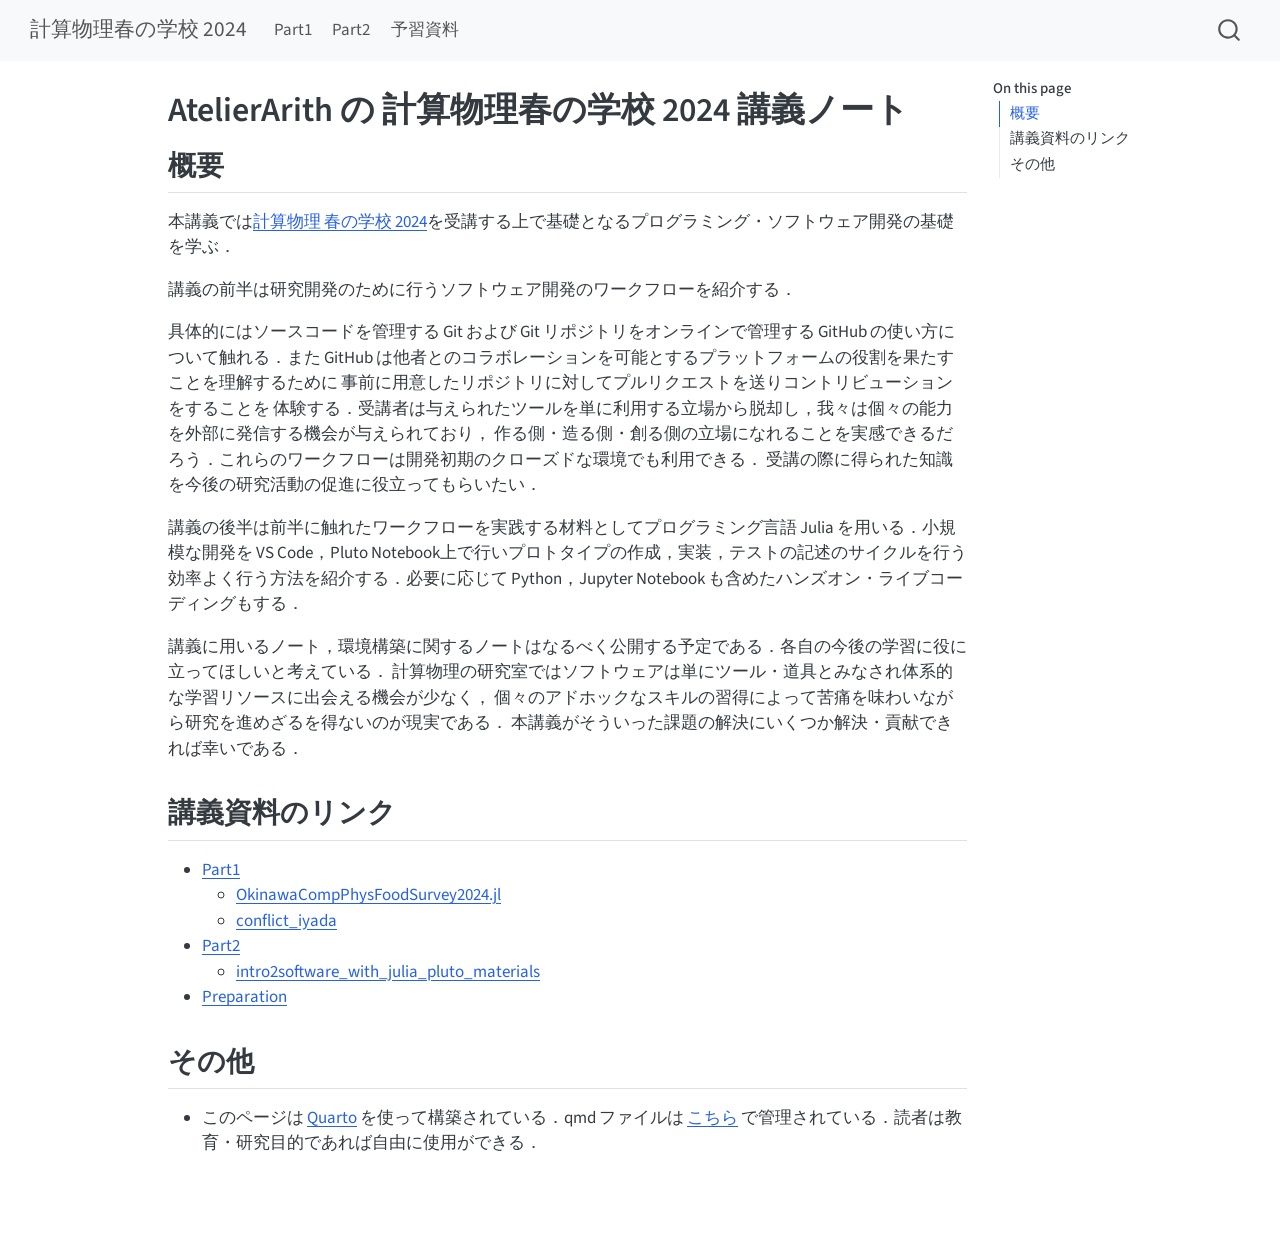
<file: index.html>
<!DOCTYPE html>
<html xmlns="http://www.w3.org/1999/xhtml" lang="en" xml:lang="en"><head>

<meta charset="utf-8">
<meta name="generator" content="quarto-1.4.552">

<meta name="viewport" content="width=device-width, initial-scale=1.0, user-scalable=yes">


<title>計算物理春の学校 2024 - AtelierArith の 計算物理春の学校 2024 講義ノート</title>
<style>
code{white-space: pre-wrap;}
span.smallcaps{font-variant: small-caps;}
div.columns{display: flex; gap: min(4vw, 1.5em);}
div.column{flex: auto; overflow-x: auto;}
div.hanging-indent{margin-left: 1.5em; text-indent: -1.5em;}
ul.task-list{list-style: none;}
ul.task-list li input[type="checkbox"] {
  width: 0.8em;
  margin: 0 0.8em 0.2em -1em; /* quarto-specific, see https://github.com/quarto-dev/quarto-cli/issues/4556 */ 
  vertical-align: middle;
}
</style>


<script src="site_libs/quarto-nav/quarto-nav.js"></script>
<script src="site_libs/quarto-nav/headroom.min.js"></script>
<script src="site_libs/clipboard/clipboard.min.js"></script>
<script src="site_libs/quarto-search/autocomplete.umd.js"></script>
<script src="site_libs/quarto-search/fuse.min.js"></script>
<script src="site_libs/quarto-search/quarto-search.js"></script>
<meta name="quarto:offset" content="./">
<script src="site_libs/quarto-html/quarto.js"></script>
<script src="site_libs/quarto-html/popper.min.js"></script>
<script src="site_libs/quarto-html/tippy.umd.min.js"></script>
<script src="site_libs/quarto-html/anchor.min.js"></script>
<link href="site_libs/quarto-html/tippy.css" rel="stylesheet">
<link href="site_libs/quarto-html/quarto-syntax-highlighting.css" rel="stylesheet" id="quarto-text-highlighting-styles">
<script src="site_libs/bootstrap/bootstrap.min.js"></script>
<link href="site_libs/bootstrap/bootstrap-icons.css" rel="stylesheet">
<link href="site_libs/bootstrap/bootstrap.min.css" rel="stylesheet" id="quarto-bootstrap" data-mode="light">
<script id="quarto-search-options" type="application/json">{
  "location": "navbar",
  "copy-button": false,
  "collapse-after": 3,
  "panel-placement": "end",
  "type": "overlay",
  "limit": 50,
  "keyboard-shortcut": [
    "f",
    "/",
    "s"
  ],
  "show-item-context": false,
  "language": {
    "search-no-results-text": "No results",
    "search-matching-documents-text": "matching documents",
    "search-copy-link-title": "Copy link to search",
    "search-hide-matches-text": "Hide additional matches",
    "search-more-match-text": "more match in this document",
    "search-more-matches-text": "more matches in this document",
    "search-clear-button-title": "Clear",
    "search-text-placeholder": "",
    "search-detached-cancel-button-title": "Cancel",
    "search-submit-button-title": "Submit",
    "search-label": "Search"
  }
}</script>


</head>

<body class="nav-fixed">

<div id="quarto-search-results"></div>
  <header id="quarto-header" class="headroom fixed-top">
    <nav class="navbar navbar-expand-lg " data-bs-theme="dark">
      <div class="navbar-container container-fluid">
      <div class="navbar-brand-container mx-auto">
    <a class="navbar-brand" href="./index.html">
    <span class="navbar-title">計算物理春の学校 2024</span>
    </a>
  </div>
            <div id="quarto-search" class="" title="Search"></div>
          <button class="navbar-toggler" type="button" data-bs-toggle="collapse" data-bs-target="#navbarCollapse" aria-controls="navbarCollapse" aria-expanded="false" aria-label="Toggle navigation" onclick="if (window.quartoToggleHeadroom) { window.quartoToggleHeadroom(); }">
  <span class="navbar-toggler-icon"></span>
</button>
          <div class="collapse navbar-collapse" id="navbarCollapse">
            <ul class="navbar-nav navbar-nav-scroll me-auto">
  <li class="nav-item">
    <a class="nav-link" href="./part1/lecture.html"> 
<span class="menu-text">Part1</span></a>
  </li>  
  <li class="nav-item">
    <a class="nav-link" href="./part2/lecture.html"> 
<span class="menu-text">Part2</span></a>
  </li>  
  <li class="nav-item">
    <a class="nav-link" href="./preparation/lecture.html"> 
<span class="menu-text">予習資料</span></a>
  </li>  
</ul>
          </div> <!-- /navcollapse -->
          <div class="quarto-navbar-tools">
</div>
      </div> <!-- /container-fluid -->
    </nav>
</header>
<!-- content -->
<div id="quarto-content" class="quarto-container page-columns page-rows-contents page-layout-article page-navbar">
<!-- sidebar -->
<!-- margin-sidebar -->
    <div id="quarto-margin-sidebar" class="sidebar margin-sidebar">
        <nav id="TOC" role="doc-toc" class="toc-active">
    <h2 id="toc-title">On this page</h2>
   
  <ul>
  <li><a href="#概要" id="toc-概要" class="nav-link active" data-scroll-target="#概要">概要</a></li>
  <li><a href="#講義資料のリンク" id="toc-講義資料のリンク" class="nav-link" data-scroll-target="#講義資料のリンク">講義資料のリンク</a></li>
  <li><a href="#その他" id="toc-その他" class="nav-link" data-scroll-target="#その他">その他</a></li>
  </ul>
</nav>
    </div>
<!-- main -->
<main class="content" id="quarto-document-content">

<header id="title-block-header" class="quarto-title-block default">
<div class="quarto-title">
<h1 class="title">AtelierArith の 計算物理春の学校 2024 講義ノート</h1>
</div>



<div class="quarto-title-meta">

    
  
    
  </div>
  


</header>


<section id="概要" class="level2">
<h2 class="anchored" data-anchor-id="概要">概要</h2>
<p>本講義では<a href="https://compphysspringschool2024.github.io/homepage2024/">計算物理 春の学校 2024</a>を受講する上で基礎となるプログラミング・ソフトウェア開発の基礎を学ぶ．</p>
<p>講義の前半は研究開発のために行うソフトウェア開発のワークフローを紹介する．</p>
<p>具体的にはソースコードを管理する Git および Git リポジトリをオンラインで管理する GitHub の使い方について触れる．また GitHub は他者とのコラボレーションを可能とするプラットフォームの役割を果たすことを理解するために 事前に用意したリポジトリに対してプルリクエストを送りコントリビューションをすることを 体験する．受講者は与えられたツールを単に利用する立場から脱却し，我々は個々の能力を外部に発信する機会が与えられており， 作る側・造る側・創る側の立場になれることを実感できるだろう．これらのワークフローは開発初期のクローズドな環境でも利用できる． 受講の際に得られた知識を今後の研究活動の促進に役立ってもらいたい．</p>
<p>講義の後半は前半に触れたワークフローを実践する材料としてプログラミング言語 Julia を用いる．小規模な開発を VS Code，Pluto Notebook上で行いプロトタイプの作成，実装，テストの記述のサイクルを行う効率よく行う方法を紹介する．必要に応じて Python，Jupyter Notebook も含めたハンズオン・ライブコーディングもする．</p>
<p>講義に用いるノート，環境構築に関するノートはなるべく公開する予定である．各自の今後の学習に役に立ってほしいと考えている． 計算物理の研究室ではソフトウェアは単にツール・道具とみなされ体系的な学習リソースに出会える機会が少なく， 個々のアドホックなスキルの習得によって苦痛を味わいながら研究を進めざるを得ないのが現実である． 本講義がそういった課題の解決にいくつか解決・貢献できれば幸いである．</p>
</section>
<section id="講義資料のリンク" class="level2">
<h2 class="anchored" data-anchor-id="講義資料のリンク">講義資料のリンク</h2>
<ul>
<li><a href="./part1/lecture.html">Part1</a>
<ul>
<li><a href="https://atelierarith.github.io/OkinawaCompPhysFoodSurvey2024.jl/dev/">OkinawaCompPhysFoodSurvey2024.jl</a></li>
<li><a href="https://github.com/terasakisatoshi/conflict_iyada">conflict_iyada</a></li>
</ul></li>
<li><a href="./part2/lecture.html">Part2</a>
<ul>
<li><a href="https://atelierarith.github.io/intro2software_with_julia_pluto_materials/">intro2software_with_julia_pluto_materials</a></li>
</ul></li>
<li><a href="./preparation/lecture.html">Preparation</a></li>
</ul>
</section>
<section id="その他" class="level2">
<h2 class="anchored" data-anchor-id="その他">その他</h2>
<ul>
<li>このページは <a href="https://quarto.org/">Quarto</a> を使って構築されている．qmd ファイルは <a href="https://github.com/AtelierArith/intro2software_with_julia">こちら</a> で管理されている．読者は教育・研究目的であれば自由に使用ができる．</li>
</ul>


</section>

</main> <!-- /main -->
<script id="quarto-html-after-body" type="application/javascript">
window.document.addEventListener("DOMContentLoaded", function (event) {
  const toggleBodyColorMode = (bsSheetEl) => {
    const mode = bsSheetEl.getAttribute("data-mode");
    const bodyEl = window.document.querySelector("body");
    if (mode === "dark") {
      bodyEl.classList.add("quarto-dark");
      bodyEl.classList.remove("quarto-light");
    } else {
      bodyEl.classList.add("quarto-light");
      bodyEl.classList.remove("quarto-dark");
    }
  }
  const toggleBodyColorPrimary = () => {
    const bsSheetEl = window.document.querySelector("link#quarto-bootstrap");
    if (bsSheetEl) {
      toggleBodyColorMode(bsSheetEl);
    }
  }
  toggleBodyColorPrimary();  
  const icon = "";
  const anchorJS = new window.AnchorJS();
  anchorJS.options = {
    placement: 'right',
    icon: icon
  };
  anchorJS.add('.anchored');
  const isCodeAnnotation = (el) => {
    for (const clz of el.classList) {
      if (clz.startsWith('code-annotation-')) {                     
        return true;
      }
    }
    return false;
  }
  const clipboard = new window.ClipboardJS('.code-copy-button', {
    text: function(trigger) {
      const codeEl = trigger.previousElementSibling.cloneNode(true);
      for (const childEl of codeEl.children) {
        if (isCodeAnnotation(childEl)) {
          childEl.remove();
        }
      }
      return codeEl.innerText;
    }
  });
  clipboard.on('success', function(e) {
    // button target
    const button = e.trigger;
    // don't keep focus
    button.blur();
    // flash "checked"
    button.classList.add('code-copy-button-checked');
    var currentTitle = button.getAttribute("title");
    button.setAttribute("title", "Copied!");
    let tooltip;
    if (window.bootstrap) {
      button.setAttribute("data-bs-toggle", "tooltip");
      button.setAttribute("data-bs-placement", "left");
      button.setAttribute("data-bs-title", "Copied!");
      tooltip = new bootstrap.Tooltip(button, 
        { trigger: "manual", 
          customClass: "code-copy-button-tooltip",
          offset: [0, -8]});
      tooltip.show();    
    }
    setTimeout(function() {
      if (tooltip) {
        tooltip.hide();
        button.removeAttribute("data-bs-title");
        button.removeAttribute("data-bs-toggle");
        button.removeAttribute("data-bs-placement");
      }
      button.setAttribute("title", currentTitle);
      button.classList.remove('code-copy-button-checked');
    }, 1000);
    // clear code selection
    e.clearSelection();
  });
    var localhostRegex = new RegExp(/^(?:http|https):\/\/localhost\:?[0-9]*\//);
    var mailtoRegex = new RegExp(/^mailto:/);
      var filterRegex = new RegExp("https:\/\/AtelierArith\.github\.io\/intro2software_with_julia\/");
    var isInternal = (href) => {
        return filterRegex.test(href) || localhostRegex.test(href) || mailtoRegex.test(href);
    }
    // Inspect non-navigation links and adorn them if external
 	var links = window.document.querySelectorAll('a[href]:not(.nav-link):not(.navbar-brand):not(.toc-action):not(.sidebar-link):not(.sidebar-item-toggle):not(.pagination-link):not(.no-external):not([aria-hidden]):not(.dropdown-item):not(.quarto-navigation-tool)');
    for (var i=0; i<links.length; i++) {
      const link = links[i];
      if (!isInternal(link.href)) {
        // undo the damage that might have been done by quarto-nav.js in the case of
        // links that we want to consider external
        if (link.dataset.originalHref !== undefined) {
          link.href = link.dataset.originalHref;
        }
      }
    }
  function tippyHover(el, contentFn, onTriggerFn, onUntriggerFn) {
    const config = {
      allowHTML: true,
      maxWidth: 500,
      delay: 100,
      arrow: false,
      appendTo: function(el) {
          return el.parentElement;
      },
      interactive: true,
      interactiveBorder: 10,
      theme: 'quarto',
      placement: 'bottom-start',
    };
    if (contentFn) {
      config.content = contentFn;
    }
    if (onTriggerFn) {
      config.onTrigger = onTriggerFn;
    }
    if (onUntriggerFn) {
      config.onUntrigger = onUntriggerFn;
    }
    window.tippy(el, config); 
  }
  const noterefs = window.document.querySelectorAll('a[role="doc-noteref"]');
  for (var i=0; i<noterefs.length; i++) {
    const ref = noterefs[i];
    tippyHover(ref, function() {
      // use id or data attribute instead here
      let href = ref.getAttribute('data-footnote-href') || ref.getAttribute('href');
      try { href = new URL(href).hash; } catch {}
      const id = href.replace(/^#\/?/, "");
      const note = window.document.getElementById(id);
      if (note) {
        return note.innerHTML;
      } else {
        return "";
      }
    });
  }
  const xrefs = window.document.querySelectorAll('a.quarto-xref');
  const processXRef = (id, note) => {
    // Strip column container classes
    const stripColumnClz = (el) => {
      el.classList.remove("page-full", "page-columns");
      if (el.children) {
        for (const child of el.children) {
          stripColumnClz(child);
        }
      }
    }
    stripColumnClz(note)
    if (id === null || id.startsWith('sec-')) {
      // Special case sections, only their first couple elements
      const container = document.createElement("div");
      if (note.children && note.children.length > 2) {
        container.appendChild(note.children[0].cloneNode(true));
        for (let i = 1; i < note.children.length; i++) {
          const child = note.children[i];
          if (child.tagName === "P" && child.innerText === "") {
            continue;
          } else {
            container.appendChild(child.cloneNode(true));
            break;
          }
        }
        if (window.Quarto?.typesetMath) {
          window.Quarto.typesetMath(container);
        }
        return container.innerHTML
      } else {
        if (window.Quarto?.typesetMath) {
          window.Quarto.typesetMath(note);
        }
        return note.innerHTML;
      }
    } else {
      // Remove any anchor links if they are present
      const anchorLink = note.querySelector('a.anchorjs-link');
      if (anchorLink) {
        anchorLink.remove();
      }
      if (window.Quarto?.typesetMath) {
        window.Quarto.typesetMath(note);
      }
      // TODO in 1.5, we should make sure this works without a callout special case
      if (note.classList.contains("callout")) {
        return note.outerHTML;
      } else {
        return note.innerHTML;
      }
    }
  }
  for (var i=0; i<xrefs.length; i++) {
    const xref = xrefs[i];
    tippyHover(xref, undefined, function(instance) {
      instance.disable();
      let url = xref.getAttribute('href');
      let hash = undefined; 
      if (url.startsWith('#')) {
        hash = url;
      } else {
        try { hash = new URL(url).hash; } catch {}
      }
      if (hash) {
        const id = hash.replace(/^#\/?/, "");
        const note = window.document.getElementById(id);
        if (note !== null) {
          try {
            const html = processXRef(id, note.cloneNode(true));
            instance.setContent(html);
          } finally {
            instance.enable();
            instance.show();
          }
        } else {
          // See if we can fetch this
          fetch(url.split('#')[0])
          .then(res => res.text())
          .then(html => {
            const parser = new DOMParser();
            const htmlDoc = parser.parseFromString(html, "text/html");
            const note = htmlDoc.getElementById(id);
            if (note !== null) {
              const html = processXRef(id, note);
              instance.setContent(html);
            } 
          }).finally(() => {
            instance.enable();
            instance.show();
          });
        }
      } else {
        // See if we can fetch a full url (with no hash to target)
        // This is a special case and we should probably do some content thinning / targeting
        fetch(url)
        .then(res => res.text())
        .then(html => {
          const parser = new DOMParser();
          const htmlDoc = parser.parseFromString(html, "text/html");
          const note = htmlDoc.querySelector('main.content');
          if (note !== null) {
            // This should only happen for chapter cross references
            // (since there is no id in the URL)
            // remove the first header
            if (note.children.length > 0 && note.children[0].tagName === "HEADER") {
              note.children[0].remove();
            }
            const html = processXRef(null, note);
            instance.setContent(html);
          } 
        }).finally(() => {
          instance.enable();
          instance.show();
        });
      }
    }, function(instance) {
    });
  }
      let selectedAnnoteEl;
      const selectorForAnnotation = ( cell, annotation) => {
        let cellAttr = 'data-code-cell="' + cell + '"';
        let lineAttr = 'data-code-annotation="' +  annotation + '"';
        const selector = 'span[' + cellAttr + '][' + lineAttr + ']';
        return selector;
      }
      const selectCodeLines = (annoteEl) => {
        const doc = window.document;
        const targetCell = annoteEl.getAttribute("data-target-cell");
        const targetAnnotation = annoteEl.getAttribute("data-target-annotation");
        const annoteSpan = window.document.querySelector(selectorForAnnotation(targetCell, targetAnnotation));
        const lines = annoteSpan.getAttribute("data-code-lines").split(",");
        const lineIds = lines.map((line) => {
          return targetCell + "-" + line;
        })
        let top = null;
        let height = null;
        let parent = null;
        if (lineIds.length > 0) {
            //compute the position of the single el (top and bottom and make a div)
            const el = window.document.getElementById(lineIds[0]);
            top = el.offsetTop;
            height = el.offsetHeight;
            parent = el.parentElement.parentElement;
          if (lineIds.length > 1) {
            const lastEl = window.document.getElementById(lineIds[lineIds.length - 1]);
            const bottom = lastEl.offsetTop + lastEl.offsetHeight;
            height = bottom - top;
          }
          if (top !== null && height !== null && parent !== null) {
            // cook up a div (if necessary) and position it 
            let div = window.document.getElementById("code-annotation-line-highlight");
            if (div === null) {
              div = window.document.createElement("div");
              div.setAttribute("id", "code-annotation-line-highlight");
              div.style.position = 'absolute';
              parent.appendChild(div);
            }
            div.style.top = top - 2 + "px";
            div.style.height = height + 4 + "px";
            div.style.left = 0;
            let gutterDiv = window.document.getElementById("code-annotation-line-highlight-gutter");
            if (gutterDiv === null) {
              gutterDiv = window.document.createElement("div");
              gutterDiv.setAttribute("id", "code-annotation-line-highlight-gutter");
              gutterDiv.style.position = 'absolute';
              const codeCell = window.document.getElementById(targetCell);
              const gutter = codeCell.querySelector('.code-annotation-gutter');
              gutter.appendChild(gutterDiv);
            }
            gutterDiv.style.top = top - 2 + "px";
            gutterDiv.style.height = height + 4 + "px";
          }
          selectedAnnoteEl = annoteEl;
        }
      };
      const unselectCodeLines = () => {
        const elementsIds = ["code-annotation-line-highlight", "code-annotation-line-highlight-gutter"];
        elementsIds.forEach((elId) => {
          const div = window.document.getElementById(elId);
          if (div) {
            div.remove();
          }
        });
        selectedAnnoteEl = undefined;
      };
        // Handle positioning of the toggle
    window.addEventListener(
      "resize",
      throttle(() => {
        elRect = undefined;
        if (selectedAnnoteEl) {
          selectCodeLines(selectedAnnoteEl);
        }
      }, 10)
    );
    function throttle(fn, ms) {
    let throttle = false;
    let timer;
      return (...args) => {
        if(!throttle) { // first call gets through
            fn.apply(this, args);
            throttle = true;
        } else { // all the others get throttled
            if(timer) clearTimeout(timer); // cancel #2
            timer = setTimeout(() => {
              fn.apply(this, args);
              timer = throttle = false;
            }, ms);
        }
      };
    }
      // Attach click handler to the DT
      const annoteDls = window.document.querySelectorAll('dt[data-target-cell]');
      for (const annoteDlNode of annoteDls) {
        annoteDlNode.addEventListener('click', (event) => {
          const clickedEl = event.target;
          if (clickedEl !== selectedAnnoteEl) {
            unselectCodeLines();
            const activeEl = window.document.querySelector('dt[data-target-cell].code-annotation-active');
            if (activeEl) {
              activeEl.classList.remove('code-annotation-active');
            }
            selectCodeLines(clickedEl);
            clickedEl.classList.add('code-annotation-active');
          } else {
            // Unselect the line
            unselectCodeLines();
            clickedEl.classList.remove('code-annotation-active');
          }
        });
      }
  const findCites = (el) => {
    const parentEl = el.parentElement;
    if (parentEl) {
      const cites = parentEl.dataset.cites;
      if (cites) {
        return {
          el,
          cites: cites.split(' ')
        };
      } else {
        return findCites(el.parentElement)
      }
    } else {
      return undefined;
    }
  };
  var bibliorefs = window.document.querySelectorAll('a[role="doc-biblioref"]');
  for (var i=0; i<bibliorefs.length; i++) {
    const ref = bibliorefs[i];
    const citeInfo = findCites(ref);
    if (citeInfo) {
      tippyHover(citeInfo.el, function() {
        var popup = window.document.createElement('div');
        citeInfo.cites.forEach(function(cite) {
          var citeDiv = window.document.createElement('div');
          citeDiv.classList.add('hanging-indent');
          citeDiv.classList.add('csl-entry');
          var biblioDiv = window.document.getElementById('ref-' + cite);
          if (biblioDiv) {
            citeDiv.innerHTML = biblioDiv.innerHTML;
          }
          popup.appendChild(citeDiv);
        });
        return popup.innerHTML;
      });
    }
  }
});
</script>
</div> <!-- /content -->




</body></html>
</file>
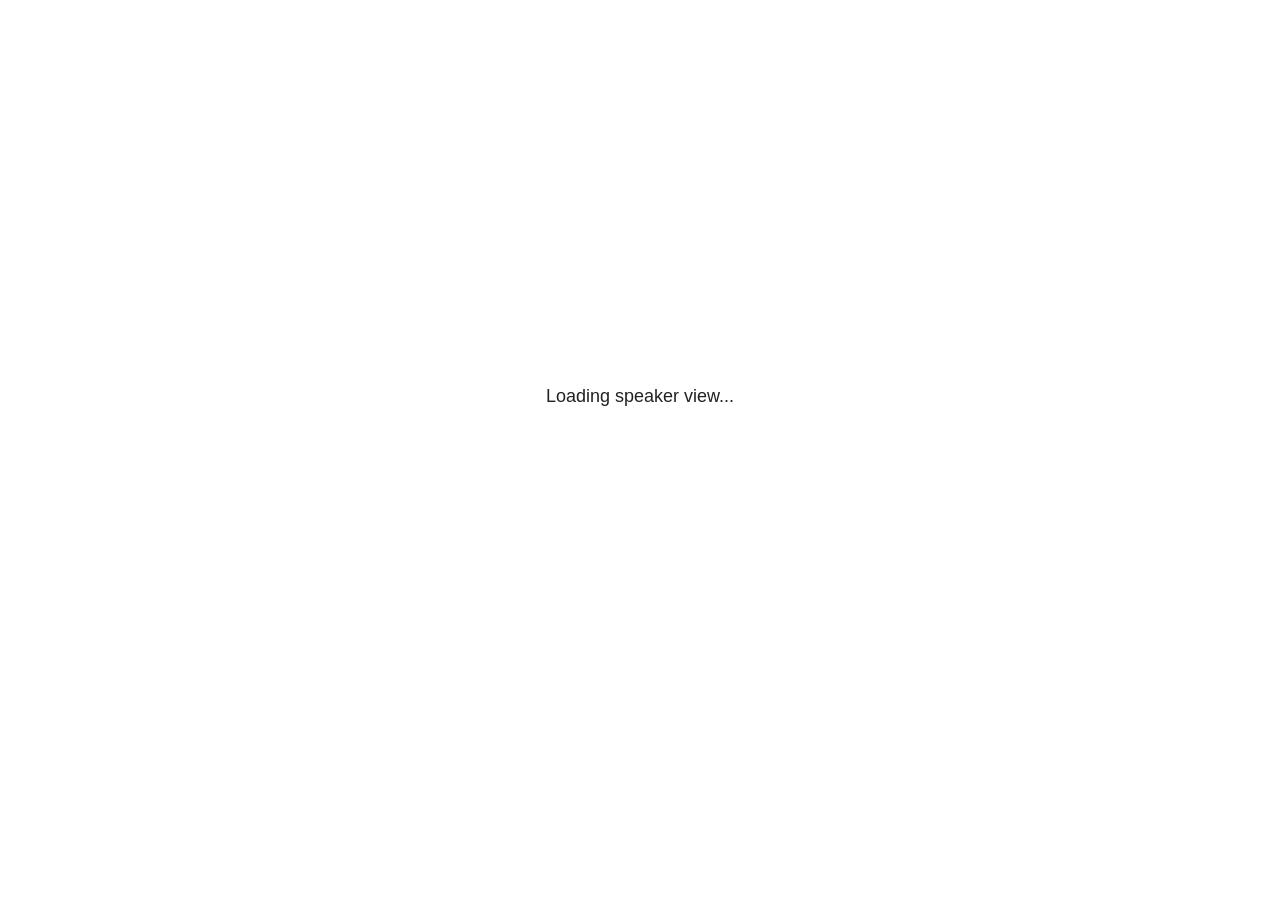
<file: site_libs/revealjs/plugin/notes/speaker-view.html>
<!--
	NOTE: You need to build the notes plugin after making changes to this file.
-->
<html lang="en">
	<head>
		<meta charset="utf-8">

		<title>reveal.js - Speaker View</title>

		<style>
			body {
				font-family: Helvetica;
				font-size: 18px;
			}

			#current-slide,
			#upcoming-slide,
			#speaker-controls {
				padding: 6px;
				box-sizing: border-box;
				-moz-box-sizing: border-box;
			}

			#current-slide iframe,
			#upcoming-slide iframe {
				width: 100%;
				height: 100%;
				border: 1px solid #ddd;
			}

			#current-slide .label,
			#upcoming-slide .label {
				position: absolute;
				top: 10px;
				left: 10px;
				z-index: 2;
			}

			#connection-status {
				position: absolute;
				top: 0;
				left: 0;
				width: 100%;
				height: 100%;
				z-index: 20;
				padding: 30% 20% 20% 20%;
				font-size: 18px;
				color: #222;
				background: #fff;
				text-align: center;
				box-sizing: border-box;
				line-height: 1.4;
			}

			.overlay-element {
				height: 34px;
				line-height: 34px;
				padding: 0 10px;
				text-shadow: none;
				background: rgba( 220, 220, 220, 0.8 );
				color: #222;
				font-size: 14px;
			}

			.overlay-element.interactive:hover {
				background: rgba( 220, 220, 220, 1 );
			}

			#current-slide {
				position: absolute;
				width: 60%;
				height: 100%;
				top: 0;
				left: 0;
				padding-right: 0;
			}

			#upcoming-slide {
				position: absolute;
				width: 40%;
				height: 40%;
				right: 0;
				top: 0;
			}

			/* Speaker controls */
			#speaker-controls {
				position: absolute;
				top: 40%;
				right: 0;
				width: 40%;
				height: 60%;
				overflow: auto;
				font-size: 18px;
			}

				.speaker-controls-time.hidden,
				.speaker-controls-notes.hidden {
					display: none;
				}

				.speaker-controls-time .label,
				.speaker-controls-pace .label,
				.speaker-controls-notes .label {
					text-transform: uppercase;
					font-weight: normal;
					font-size: 0.66em;
					color: #666;
					margin: 0;
				}

				.speaker-controls-time, .speaker-controls-pace {
					border-bottom: 1px solid rgba( 200, 200, 200, 0.5 );
					margin-bottom: 10px;
					padding: 10px 16px;
					padding-bottom: 20px;
					cursor: pointer;
				}

				.speaker-controls-time .reset-button {
					opacity: 0;
					float: right;
					color: #666;
					text-decoration: none;
				}
				.speaker-controls-time:hover .reset-button {
					opacity: 1;
				}

				.speaker-controls-time .timer,
				.speaker-controls-time .clock {
					width: 50%;
				}

				.speaker-controls-time .timer,
				.speaker-controls-time .clock,
				.speaker-controls-time .pacing .hours-value,
				.speaker-controls-time .pacing .minutes-value,
				.speaker-controls-time .pacing .seconds-value {
					font-size: 1.9em;
				}

				.speaker-controls-time .timer {
					float: left;
				}

				.speaker-controls-time .clock {
					float: right;
					text-align: right;
				}

				.speaker-controls-time span.mute {
					opacity: 0.3;
				}

				.speaker-controls-time .pacing-title {
					margin-top: 5px;
				}

				.speaker-controls-time .pacing.ahead {
					color: blue;
				}

				.speaker-controls-time .pacing.on-track {
					color: green;
				}

				.speaker-controls-time .pacing.behind {
					color: red;
				}

				.speaker-controls-notes {
					padding: 10px 16px;
				}

				.speaker-controls-notes .value {
					margin-top: 5px;
					line-height: 1.4;
					font-size: 1.2em;
				}

			/* Layout selector */
			#speaker-layout {
				position: absolute;
				top: 10px;
				right: 10px;
				color: #222;
				z-index: 10;
			}
				#speaker-layout select {
					position: absolute;
					width: 100%;
					height: 100%;
					top: 0;
					left: 0;
					border: 0;
					box-shadow: 0;
					cursor: pointer;
					opacity: 0;

					font-size: 1em;
					background-color: transparent;

					-moz-appearance: none;
					-webkit-appearance: none;
					-webkit-tap-highlight-color: rgba(0, 0, 0, 0);
				}

				#speaker-layout select:focus {
					outline: none;
					box-shadow: none;
				}

			.clear {
				clear: both;
			}

			/* Speaker layout: Wide */
			body[data-speaker-layout="wide"] #current-slide,
			body[data-speaker-layout="wide"] #upcoming-slide {
				width: 50%;
				height: 45%;
				padding: 6px;
			}

			body[data-speaker-layout="wide"] #current-slide {
				top: 0;
				left: 0;
			}

			body[data-speaker-layout="wide"] #upcoming-slide {
				top: 0;
				left: 50%;
			}

			body[data-speaker-layout="wide"] #speaker-controls {
				top: 45%;
				left: 0;
				width: 100%;
				height: 50%;
				font-size: 1.25em;
			}

			/* Speaker layout: Tall */
			body[data-speaker-layout="tall"] #current-slide,
			body[data-speaker-layout="tall"] #upcoming-slide {
				width: 45%;
				height: 50%;
				padding: 6px;
			}

			body[data-speaker-layout="tall"] #current-slide {
				top: 0;
				left: 0;
			}

			body[data-speaker-layout="tall"] #upcoming-slide {
				top: 50%;
				left: 0;
			}

			body[data-speaker-layout="tall"] #speaker-controls {
				padding-top: 40px;
				top: 0;
				left: 45%;
				width: 55%;
				height: 100%;
				font-size: 1.25em;
			}

			/* Speaker layout: Notes only */
			body[data-speaker-layout="notes-only"] #current-slide,
			body[data-speaker-layout="notes-only"] #upcoming-slide {
				display: none;
			}

			body[data-speaker-layout="notes-only"] #speaker-controls {
				padding-top: 40px;
				top: 0;
				left: 0;
				width: 100%;
				height: 100%;
				font-size: 1.25em;
			}

			@media screen and (max-width: 1080px) {
				body[data-speaker-layout="default"] #speaker-controls {
					font-size: 16px;
				}
			}

			@media screen and (max-width: 900px) {
				body[data-speaker-layout="default"] #speaker-controls {
					font-size: 14px;
				}
			}

			@media screen and (max-width: 800px) {
				body[data-speaker-layout="default"] #speaker-controls {
					font-size: 12px;
				}
			}

		</style>
	</head>

	<body>

		<div id="connection-status">Loading speaker view...</div>

		<div id="current-slide"></div>
		<div id="upcoming-slide"><span class="overlay-element label">Upcoming</span></div>
		<div id="speaker-controls">
			<div class="speaker-controls-time">
				<h4 class="label">Time <span class="reset-button">Click to Reset</span></h4>
				<div class="clock">
					<span class="clock-value">0:00 AM</span>
				</div>
				<div class="timer">
					<span class="hours-value">00</span><span class="minutes-value">:00</span><span class="seconds-value">:00</span>
				</div>
				<div class="clear"></div>

				<h4 class="label pacing-title" style="display: none">Pacing – Time to finish current slide</h4>
				<div class="pacing" style="display: none">
					<span class="hours-value">00</span><span class="minutes-value">:00</span><span class="seconds-value">:00</span>
				</div>
			</div>

			<div class="speaker-controls-notes hidden">
				<h4 class="label">Notes</h4>
				<div class="value"></div>
			</div>
		</div>
		<div id="speaker-layout" class="overlay-element interactive">
			<span class="speaker-layout-label"></span>
			<select class="speaker-layout-dropdown"></select>
		</div>

		<script>

			(function() {

				var notes,
					notesValue,
					currentState,
					currentSlide,
					upcomingSlide,
					layoutLabel,
					layoutDropdown,
					pendingCalls = {},
					lastRevealApiCallId = 0,
					connected = false,
					whitelistedWindows = [window.opener];

				var SPEAKER_LAYOUTS = {
					'default': 'Default',
					'wide': 'Wide',
					'tall': 'Tall',
					'notes-only': 'Notes only'
				};

				setupLayout();

				var connectionStatus = document.querySelector( '#connection-status' );
				var connectionTimeout = setTimeout( function() {
					connectionStatus.innerHTML = 'Error connecting to main window.<br>Please try closing and reopening the speaker view.';
				}, 5000 );
;
				window.addEventListener( 'message', function( event ) {

					// Validate the origin of this message to prevent XSS
					if( window.location.origin !== event.origin && whitelistedWindows.indexOf( event.source ) === -1 ) {
						return;
					}

					clearTimeout( connectionTimeout );
					connectionStatus.style.display = 'none';

					var data = JSON.parse( event.data );

					// The overview mode is only useful to the reveal.js instance
					// where navigation occurs so we don't sync it
					if( data.state ) delete data.state.overview;

					// Messages sent by the notes plugin inside of the main window
					if( data && data.namespace === 'reveal-notes' ) {
						if( data.type === 'connect' ) {
							handleConnectMessage( data );
						}
						else if( data.type === 'state' ) {
							handleStateMessage( data );
						}
						else if( data.type === 'return' ) {
							pendingCalls[data.callId](data.result);
							delete pendingCalls[data.callId];
						}
					}
					// Messages sent by the reveal.js inside of the current slide preview
					else if( data && data.namespace === 'reveal' ) {
						if( /ready/.test( data.eventName ) ) {
							// Send a message back to notify that the handshake is complete
							window.opener.postMessage( JSON.stringify({ namespace: 'reveal-notes', type: 'connected'} ), '*' );
						}
						else if( /slidechanged|fragmentshown|fragmenthidden|paused|resumed/.test( data.eventName ) && currentState !== JSON.stringify( data.state ) ) {

							dispatchStateToMainWindow( data.state );

						}
					}

				} );

				/**
				 * Updates the presentation in the main window to match the state
				 * of the presentation in the notes window.
				 */
				const dispatchStateToMainWindow = debounce(( state ) => {
					window.opener.postMessage( JSON.stringify({ method: 'setState', args: [ state ]} ), '*' );
				}, 500);

				/**
				 * Asynchronously calls the Reveal.js API of the main frame.
				 */
				function callRevealApi( methodName, methodArguments, callback ) {

					var callId = ++lastRevealApiCallId;
					pendingCalls[callId] = callback;
					window.opener.postMessage( JSON.stringify( {
						namespace: 'reveal-notes',
						type: 'call',
						callId: callId,
						methodName: methodName,
						arguments: methodArguments
					} ), '*' );

				}

				/**
				 * Called when the main window is trying to establish a
				 * connection.
				 */
				function handleConnectMessage( data ) {

					if( connected === false ) {
						connected = true;

						setupIframes( data );
						setupKeyboard();
						setupNotes();
						setupTimer();
						setupHeartbeat();
					}

				}

				/**
				 * Called when the main window sends an updated state.
				 */
				function handleStateMessage( data ) {

					// Store the most recently set state to avoid circular loops
					// applying the same state
					currentState = JSON.stringify( data.state );

					// No need for updating the notes in case of fragment changes
					if ( data.notes ) {
						notes.classList.remove( 'hidden' );
						notesValue.style.whiteSpace = data.whitespace;
						if( data.markdown ) {
							notesValue.innerHTML = marked( data.notes );
						}
						else {
							notesValue.innerHTML = data.notes;
						}
					}
					else {
						notes.classList.add( 'hidden' );
					}

					// Update the note slides
					currentSlide.contentWindow.postMessage( JSON.stringify({ method: 'setState', args: [ data.state ] }), '*' );
					upcomingSlide.contentWindow.postMessage( JSON.stringify({ method: 'setState', args: [ data.state ] }), '*' );
					upcomingSlide.contentWindow.postMessage( JSON.stringify({ method: 'next' }), '*' );

				}

				// Limit to max one state update per X ms
				handleStateMessage = debounce( handleStateMessage, 200 );

				/**
				 * Forward keyboard events to the current slide window.
				 * This enables keyboard events to work even if focus
				 * isn't set on the current slide iframe.
				 *
				 * Block F5 default handling, it reloads and disconnects
				 * the speaker notes window.
				 */
				function setupKeyboard() {

					document.addEventListener( 'keydown', function( event ) {
						if( event.keyCode === 116 || ( event.metaKey && event.keyCode === 82 ) ) {
							event.preventDefault();
							return false;
						}
						currentSlide.contentWindow.postMessage( JSON.stringify({ method: 'triggerKey', args: [ event.keyCode ] }), '*' );
					} );

				}

				/**
				 * Creates the preview iframes.
				 */
				function setupIframes( data ) {

					var params = [
						'receiver',
						'progress=false',
						'history=false',
						'transition=none',
						'autoSlide=0',
						'backgroundTransition=none'
					].join( '&' );

					var urlSeparator = /\?/.test(data.url) ? '&' : '?';
					var hash = '#/' + data.state.indexh + '/' + data.state.indexv;
					var currentURL = data.url + urlSeparator + params + '&postMessageEvents=true' + hash;
					var upcomingURL = data.url + urlSeparator + params + '&controls=false' + hash;

					currentSlide = document.createElement( 'iframe' );
					currentSlide.setAttribute( 'width', 1280 );
					currentSlide.setAttribute( 'height', 1024 );
					currentSlide.setAttribute( 'src', currentURL );
					document.querySelector( '#current-slide' ).appendChild( currentSlide );

					upcomingSlide = document.createElement( 'iframe' );
					upcomingSlide.setAttribute( 'width', 640 );
					upcomingSlide.setAttribute( 'height', 512 );
					upcomingSlide.setAttribute( 'src', upcomingURL );
					document.querySelector( '#upcoming-slide' ).appendChild( upcomingSlide );

					whitelistedWindows.push( currentSlide.contentWindow, upcomingSlide.contentWindow );

				}

				/**
				 * Setup the notes UI.
				 */
				function setupNotes() {

					notes = document.querySelector( '.speaker-controls-notes' );
					notesValue = document.querySelector( '.speaker-controls-notes .value' );

				}

				/**
				 * We send out a heartbeat at all times to ensure we can
				 * reconnect with the main presentation window after reloads.
				 */
				function setupHeartbeat() {

					setInterval( () => {
						window.opener.postMessage( JSON.stringify({ namespace: 'reveal-notes', type: 'heartbeat'} ), '*' );
					}, 1000 );

				}

				function getTimings( callback ) {

					callRevealApi( 'getSlidesAttributes', [], function ( slideAttributes ) {
						callRevealApi( 'getConfig', [], function ( config ) {
							var totalTime = config.totalTime;
							var minTimePerSlide = config.minimumTimePerSlide || 0;
							var defaultTiming = config.defaultTiming;
							if ((defaultTiming == null) && (totalTime == null)) {
								callback(null);
								return;
							}
							// Setting totalTime overrides defaultTiming
							if (totalTime) {
								defaultTiming = 0;
							}
							var timings = [];
							for ( var i in slideAttributes ) {
								var slide = slideAttributes[ i ];
								var timing = defaultTiming;
								if( slide.hasOwnProperty( 'data-timing' )) {
									var t = slide[ 'data-timing' ];
									timing = parseInt(t);
									if( isNaN(timing) ) {
										console.warn("Could not parse timing '" + t + "' of slide " + i + "; using default of " + defaultTiming);
										timing = defaultTiming;
									}
								}
								timings.push(timing);
							}
							if ( totalTime ) {
								// After we've allocated time to individual slides, we summarize it and
								// subtract it from the total time
								var remainingTime = totalTime - timings.reduce( function(a, b) { return a + b; }, 0 );
								// The remaining time is divided by the number of slides that have 0 seconds
								// allocated at the moment, giving the average time-per-slide on the remaining slides
								var remainingSlides = (timings.filter( function(x) { return x == 0 }) ).length
								var timePerSlide = Math.round( remainingTime / remainingSlides, 0 )
								// And now we replace every zero-value timing with that average
								timings = timings.map( function(x) { return (x==0 ? timePerSlide : x) } );
							}
							var slidesUnderMinimum = timings.filter( function(x) { return (x < minTimePerSlide) } ).length
							if ( slidesUnderMinimum ) {
								message = "The pacing time for " + slidesUnderMinimum + " slide(s) is under the configured minimum of " + minTimePerSlide + " seconds. Check the data-timing attribute on individual slides, or consider increasing the totalTime or minimumTimePerSlide configuration options (or removing some slides).";
								alert(message);
							}
							callback( timings );
						} );
					} );

				}

				/**
				 * Return the number of seconds allocated for presenting
				 * all slides up to and including this one.
				 */
				function getTimeAllocated( timings, callback ) {

					callRevealApi( 'getSlidePastCount', [], function ( currentSlide ) {
						var allocated = 0;
						for (var i in timings.slice(0, currentSlide + 1)) {
							allocated += timings[i];
						}
						callback( allocated );
					} );

				}

				/**
				 * Create the timer and clock and start updating them
				 * at an interval.
				 */
				function setupTimer() {

					var start = new Date(),
					timeEl = document.querySelector( '.speaker-controls-time' ),
					clockEl = timeEl.querySelector( '.clock-value' ),
					hoursEl = timeEl.querySelector( '.hours-value' ),
					minutesEl = timeEl.querySelector( '.minutes-value' ),
					secondsEl = timeEl.querySelector( '.seconds-value' ),
					pacingTitleEl = timeEl.querySelector( '.pacing-title' ),
					pacingEl = timeEl.querySelector( '.pacing' ),
					pacingHoursEl = pacingEl.querySelector( '.hours-value' ),
					pacingMinutesEl = pacingEl.querySelector( '.minutes-value' ),
					pacingSecondsEl = pacingEl.querySelector( '.seconds-value' );

					var timings = null;
					getTimings( function ( _timings ) {

						timings = _timings;
						if (_timings !== null) {
							pacingTitleEl.style.removeProperty('display');
							pacingEl.style.removeProperty('display');
						}

						// Update once directly
						_updateTimer();

						// Then update every second
						setInterval( _updateTimer, 1000 );

					} );


					function _resetTimer() {

						if (timings == null) {
							start = new Date();
							_updateTimer();
						}
						else {
							// Reset timer to beginning of current slide
							getTimeAllocated( timings, function ( slideEndTimingSeconds ) {
								var slideEndTiming = slideEndTimingSeconds * 1000;
								callRevealApi( 'getSlidePastCount', [], function ( currentSlide ) {
									var currentSlideTiming = timings[currentSlide] * 1000;
									var previousSlidesTiming = slideEndTiming - currentSlideTiming;
									var now = new Date();
									start = new Date(now.getTime() - previousSlidesTiming);
									_updateTimer();
								} );
							} );
						}

					}

					timeEl.addEventListener( 'click', function() {
						_resetTimer();
						return false;
					} );

					function _displayTime( hrEl, minEl, secEl, time) {

						var sign = Math.sign(time) == -1 ? "-" : "";
						time = Math.abs(Math.round(time / 1000));
						var seconds = time % 60;
						var minutes = Math.floor( time / 60 ) % 60 ;
						var hours = Math.floor( time / ( 60 * 60 )) ;
						hrEl.innerHTML = sign + zeroPadInteger( hours );
						if (hours == 0) {
							hrEl.classList.add( 'mute' );
						}
						else {
							hrEl.classList.remove( 'mute' );
						}
						minEl.innerHTML = ':' + zeroPadInteger( minutes );
						if (hours == 0 && minutes == 0) {
							minEl.classList.add( 'mute' );
						}
						else {
							minEl.classList.remove( 'mute' );
						}
						secEl.innerHTML = ':' + zeroPadInteger( seconds );
					}

					function _updateTimer() {

						var diff, hours, minutes, seconds,
						now = new Date();

						diff = now.getTime() - start.getTime();

						clockEl.innerHTML = now.toLocaleTimeString( 'en-US', { hour12: true, hour: '2-digit', minute:'2-digit' } );
						_displayTime( hoursEl, minutesEl, secondsEl, diff );
						if (timings !== null) {
							_updatePacing(diff);
						}

					}

					function _updatePacing(diff) {

						getTimeAllocated( timings, function ( slideEndTimingSeconds ) {
							var slideEndTiming = slideEndTimingSeconds * 1000;

							callRevealApi( 'getSlidePastCount', [], function ( currentSlide ) {
								var currentSlideTiming = timings[currentSlide] * 1000;
								var timeLeftCurrentSlide = slideEndTiming - diff;
								if (timeLeftCurrentSlide < 0) {
									pacingEl.className = 'pacing behind';
								}
								else if (timeLeftCurrentSlide < currentSlideTiming) {
									pacingEl.className = 'pacing on-track';
								}
								else {
									pacingEl.className = 'pacing ahead';
								}
								_displayTime( pacingHoursEl, pacingMinutesEl, pacingSecondsEl, timeLeftCurrentSlide );
							} );
						} );
					}

				}

				/**
				 * Sets up the speaker view layout and layout selector.
				 */
				function setupLayout() {

					layoutDropdown = document.querySelector( '.speaker-layout-dropdown' );
					layoutLabel = document.querySelector( '.speaker-layout-label' );

					// Render the list of available layouts
					for( var id in SPEAKER_LAYOUTS ) {
						var option = document.createElement( 'option' );
						option.setAttribute( 'value', id );
						option.textContent = SPEAKER_LAYOUTS[ id ];
						layoutDropdown.appendChild( option );
					}

					// Monitor the dropdown for changes
					layoutDropdown.addEventListener( 'change', function( event ) {

						setLayout( layoutDropdown.value );

					}, false );

					// Restore any currently persisted layout
					setLayout( getLayout() );

				}

				/**
				 * Sets a new speaker view layout. The layout is persisted
				 * in local storage.
				 */
				function setLayout( value ) {

					var title = SPEAKER_LAYOUTS[ value ];

					layoutLabel.innerHTML = 'Layout' + ( title ? ( ': ' + title ) : '' );
					layoutDropdown.value = value;

					document.body.setAttribute( 'data-speaker-layout', value );

					// Persist locally
					if( supportsLocalStorage() ) {
						window.localStorage.setItem( 'reveal-speaker-layout', value );
					}

				}

				/**
				 * Returns the ID of the most recently set speaker layout
				 * or our default layout if none has been set.
				 */
				function getLayout() {

					if( supportsLocalStorage() ) {
						var layout = window.localStorage.getItem( 'reveal-speaker-layout' );
						if( layout ) {
							return layout;
						}
					}

					// Default to the first record in the layouts hash
					for( var id in SPEAKER_LAYOUTS ) {
						return id;
					}

				}

				function supportsLocalStorage() {

					try {
						localStorage.setItem('test', 'test');
						localStorage.removeItem('test');
						return true;
					}
					catch( e ) {
						return false;
					}

				}

				function zeroPadInteger( num ) {

					var str = '00' + parseInt( num );
					return str.substring( str.length - 2 );

				}

				/**
				 * Limits the frequency at which a function can be called.
				 */
				function debounce( fn, ms ) {

					var lastTime = 0,
						timeout;

					return function() {

						var args = arguments;
						var context = this;

						clearTimeout( timeout );

						var timeSinceLastCall = Date.now() - lastTime;
						if( timeSinceLastCall > ms ) {
							fn.apply( context, args );
							lastTime = Date.now();
						}
						else {
							timeout = setTimeout( function() {
								fn.apply( context, args );
								lastTime = Date.now();
							}, ms - timeSinceLastCall );
						}

					}

				}

			})();

		</script>
	</body>
</html>
</file>
<file: site_libs/quarto-html/tippy.css>
.tippy-box[data-animation=fade][data-state=hidden]{opacity:0}[data-tippy-root]{max-width:calc(100vw - 10px)}.tippy-box{position:relative;background-color:#333;color:#fff;border-radius:4px;font-size:14px;line-height:1.4;white-space:normal;outline:0;transition-property:transform,visibility,opacity}.tippy-box[data-placement^=top]>.tippy-arrow{bottom:0}.tippy-box[data-placement^=top]>.tippy-arrow:before{bottom:-7px;left:0;border-width:8px 8px 0;border-top-color:initial;transform-origin:center top}.tippy-box[data-placement^=bottom]>.tippy-arrow{top:0}.tippy-box[data-placement^=bottom]>.tippy-arrow:before{top:-7px;left:0;border-width:0 8px 8px;border-bottom-color:initial;transform-origin:center bottom}.tippy-box[data-placement^=left]>.tippy-arrow{right:0}.tippy-box[data-placement^=left]>.tippy-arrow:before{border-width:8px 0 8px 8px;border-left-color:initial;right:-7px;transform-origin:center left}.tippy-box[data-placement^=right]>.tippy-arrow{left:0}.tippy-box[data-placement^=right]>.tippy-arrow:before{left:-7px;border-width:8px 8px 8px 0;border-right-color:initial;transform-origin:center right}.tippy-box[data-inertia][data-state=visible]{transition-timing-function:cubic-bezier(.54,1.5,.38,1.11)}.tippy-arrow{width:16px;height:16px;color:#333}.tippy-arrow:before{content:"";position:absolute;border-color:transparent;border-style:solid}.tippy-content{position:relative;padding:5px 9px;z-index:1}
</file>
<file: site_libs/quarto-html/quarto-syntax-highlighting.css>
/* quarto syntax highlight colors */
:root {
  --quarto-hl-ot-color: #003B4F;
  --quarto-hl-at-color: #657422;
  --quarto-hl-ss-color: #20794D;
  --quarto-hl-an-color: #5E5E5E;
  --quarto-hl-fu-color: #4758AB;
  --quarto-hl-st-color: #20794D;
  --quarto-hl-cf-color: #003B4F;
  --quarto-hl-op-color: #5E5E5E;
  --quarto-hl-er-color: #AD0000;
  --quarto-hl-bn-color: #AD0000;
  --quarto-hl-al-color: #AD0000;
  --quarto-hl-va-color: #111111;
  --quarto-hl-bu-color: inherit;
  --quarto-hl-ex-color: inherit;
  --quarto-hl-pp-color: #AD0000;
  --quarto-hl-in-color: #5E5E5E;
  --quarto-hl-vs-color: #20794D;
  --quarto-hl-wa-color: #5E5E5E;
  --quarto-hl-do-color: #5E5E5E;
  --quarto-hl-im-color: #00769E;
  --quarto-hl-ch-color: #20794D;
  --quarto-hl-dt-color: #AD0000;
  --quarto-hl-fl-color: #AD0000;
  --quarto-hl-co-color: #5E5E5E;
  --quarto-hl-cv-color: #5E5E5E;
  --quarto-hl-cn-color: #8f5902;
  --quarto-hl-sc-color: #5E5E5E;
  --quarto-hl-dv-color: #AD0000;
  --quarto-hl-kw-color: #003B4F;
}

/* other quarto variables */
:root {
  --quarto-font-monospace: SFMono-Regular, Menlo, Monaco, Consolas, "Liberation Mono", "Courier New", monospace;
}

pre > code.sourceCode > span {
  color: #003B4F;
}

code span {
  color: #003B4F;
}

code.sourceCode > span {
  color: #003B4F;
}

div.sourceCode,
div.sourceCode pre.sourceCode {
  color: #003B4F;
}

code span.ot {
  color: #003B4F;
  font-style: inherit;
}

code span.at {
  color: #657422;
  font-style: inherit;
}

code span.ss {
  color: #20794D;
  font-style: inherit;
}

code span.an {
  color: #5E5E5E;
  font-style: inherit;
}

code span.fu {
  color: #4758AB;
  font-style: inherit;
}

code span.st {
  color: #20794D;
  font-style: inherit;
}

code span.cf {
  color: #003B4F;
  font-style: inherit;
}

code span.op {
  color: #5E5E5E;
  font-style: inherit;
}

code span.er {
  color: #AD0000;
  font-style: inherit;
}

code span.bn {
  color: #AD0000;
  font-style: inherit;
}

code span.al {
  color: #AD0000;
  font-style: inherit;
}

code span.va {
  color: #111111;
  font-style: inherit;
}

code span.bu {
  font-style: inherit;
}

code span.ex {
  font-style: inherit;
}

code span.pp {
  color: #AD0000;
  font-style: inherit;
}

code span.in {
  color: #5E5E5E;
  font-style: inherit;
}

code span.vs {
  color: #20794D;
  font-style: inherit;
}

code span.wa {
  color: #5E5E5E;
  font-style: italic;
}

code span.do {
  color: #5E5E5E;
  font-style: italic;
}

code span.im {
  color: #00769E;
  font-style: inherit;
}

code span.ch {
  color: #20794D;
  font-style: inherit;
}

code span.dt {
  color: #AD0000;
  font-style: inherit;
}

code span.fl {
  color: #AD0000;
  font-style: inherit;
}

code span.co {
  color: #5E5E5E;
  font-style: inherit;
}

code span.cv {
  color: #5E5E5E;
  font-style: italic;
}

code span.cn {
  color: #8f5902;
  font-style: inherit;
}

code span.sc {
  color: #5E5E5E;
  font-style: inherit;
}

code span.dv {
  color: #AD0000;
  font-style: inherit;
}

code span.kw {
  color: #003B4F;
  font-style: inherit;
}

.prevent-inlining {
  content: "</";
}

/*# sourceMappingURL=debc5d5d77c3f9108843748ff7464032.css.map */
</file>
